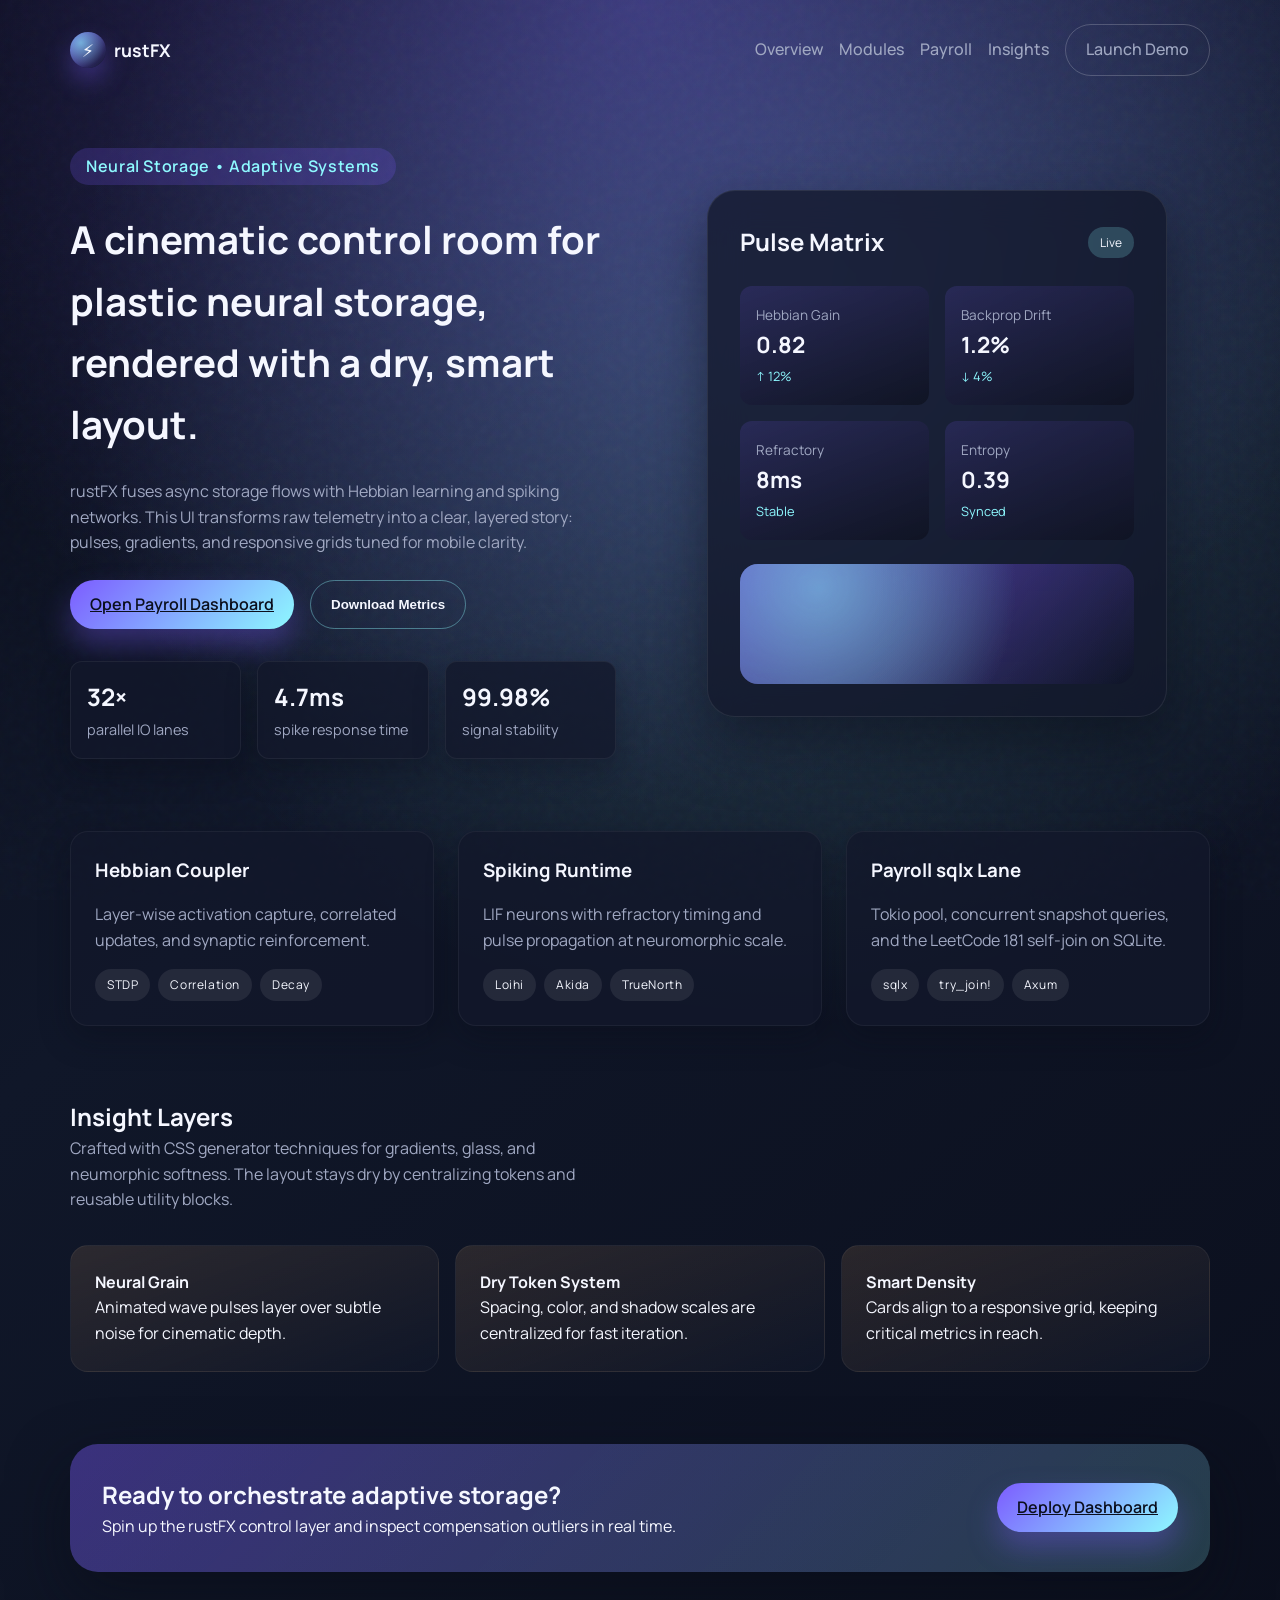
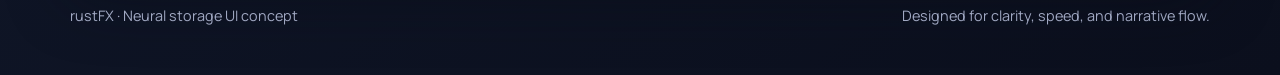
<file: ui/index.html>
<!doctype html>
<html lang="en">
  <head>
    <meta charset="UTF-8" />
    <meta name="viewport" content="width=device-width, initial-scale=1" />
    <title>rustFX · Neural Storage Interface</title>
    <link rel="stylesheet" href="styles.css" />
    <link rel="preconnect" href="https://fonts.googleapis.com" />
    <link rel="preconnect" href="https://fonts.gstatic.com" crossorigin />
    <link
      href="https://fonts.googleapis.com/css2?family=Manrope:wght@300;400;500;600;700&display=swap"
      rel="stylesheet"
    />
  </head>
  <body>
    <div class="background-glow"></div>
    <header class="shell">
      <nav class="nav">
        <div class="brand">
          <span class="brand__glyph">⚡</span>
          rustFX
        </div>
        <div class="nav__links">
          <a href="#overview">Overview</a>
          <a href="#modules">Modules</a>
          <a href="payroll.html">Payroll</a>
          <a href="#insights">Insights</a>
          <a class="button button--ghost" href="payroll.html">Launch Demo</a>
        </div>
      </nav>
    </header>

    <main class="shell">
      <section id="overview" class="hero">
        <div class="hero__content">
          <span class="pill">Neural Storage • Adaptive Systems</span>
          <h1>
            A cinematic control room for plastic neural storage, rendered with a dry, smart layout.
          </h1>
          <p>
            rustFX fuses async storage flows with Hebbian learning and spiking networks. This UI
            transforms raw telemetry into a clear, layered story: pulses, gradients, and responsive
            grids tuned for mobile clarity.
          </p>
          <div class="hero__actions">
            <a class="button" href="payroll.html">Open Payroll Dashboard</a>
            <button class="button button--secondary">Download Metrics</button>
          </div>
          <div class="hero__stats">
            <div>
              <h3>32×</h3>
              <span>parallel IO lanes</span>
            </div>
            <div>
              <h3>4.7ms</h3>
              <span>spike response time</span>
            </div>
            <div>
              <h3>99.98%</h3>
              <span>signal stability</span>
            </div>
          </div>
        </div>
        <div class="hero__panel">
          <div class="panel">
            <div class="panel__header">
              <h2>Pulse Matrix</h2>
              <span class="badge">Live</span>
            </div>
            <div class="panel__grid">
              <div class="metric">
                <span>Hebbian Gain</span>
                <strong>0.82</strong>
                <em>↑ 12%</em>
              </div>
              <div class="metric">
                <span>Backprop Drift</span>
                <strong>1.2%</strong>
                <em>↓ 4%</em>
              </div>
              <div class="metric">
                <span>Refractory</span>
                <strong>8ms</strong>
                <em>Stable</em>
              </div>
              <div class="metric">
                <span>Entropy</span>
                <strong>0.39</strong>
                <em>Synced</em>
              </div>
            </div>
            <div class="panel__chart">
              <div class="wave"></div>
              <div class="wave wave--delay"></div>
            </div>
          </div>
        </div>
      </section>

      <section id="modules" class="grid">
        <article class="card">
          <h3>Hebbian Coupler</h3>
          <p>Layer-wise activation capture, correlated updates, and synaptic reinforcement.</p>
          <div class="chip-row">
            <span class="chip">STDP</span>
            <span class="chip">Correlation</span>
            <span class="chip">Decay</span>
          </div>
        </article>
        <article class="card">
          <h3>Spiking Runtime</h3>
          <p>LIF neurons with refractory timing and pulse propagation at neuromorphic scale.</p>
          <div class="chip-row">
            <span class="chip">Loihi</span>
            <span class="chip">Akida</span>
            <span class="chip">TrueNorth</span>
          </div>
        </article>
        <article class="card">
          <h3>Payroll sqlx Lane</h3>
          <p>Tokio pool, concurrent snapshot queries, and the LeetCode 181 self-join on SQLite.</p>
          <div class="chip-row">
            <span class="chip">sqlx</span>
            <span class="chip">try_join!</span>
            <span class="chip">Axum</span>
          </div>
        </article>
      </section>

      <section id="insights" class="insights">
        <div class="insights__header">
          <h2>Insight Layers</h2>
          <p>
            Crafted with CSS generator techniques for gradients, glass, and neumorphic softness.
            The layout stays dry by centralizing tokens and reusable utility blocks.
          </p>
        </div>
        <div class="insights__grid">
          <div class="insight">
            <h4>Neural Grain</h4>
            <p>Animated wave pulses layer over subtle noise for cinematic depth.</p>
          </div>
          <div class="insight">
            <h4>Dry Token System</h4>
            <p>Spacing, color, and shadow scales are centralized for fast iteration.</p>
          </div>
          <div class="insight">
            <h4>Smart Density</h4>
            <p>Cards align to a responsive grid, keeping critical metrics in reach.</p>
          </div>
        </div>
      </section>

      <section id="cta" class="cta">
        <div>
          <h2>Ready to orchestrate adaptive storage?</h2>
          <p>Spin up the rustFX control layer and inspect compensation outliers in real time.</p>
        </div>
        <a class="button" href="payroll.html">Deploy Dashboard</a>
      </section>
    </main>

    <footer class="shell footer">
      <span>rustFX · Neural storage UI concept</span>
      <span>Designed for clarity, speed, and narrative flow.</span>
    </footer>
  </body>
</html>
</file>
<file: ui/styles.css>
:root {
  color-scheme: dark;
  --bg: #0b0f1d;
  --bg-soft: #12182b;
  --bg-card: rgba(18, 24, 43, 0.78);
  --accent: #7c5cff;
  --accent-strong: #8ef9ff;
  --accent-warm: #ffb86c;
  --text: #f5f7ff;
  --muted: #a0a8c2;
  --shadow: 0 24px 60px rgba(9, 12, 24, 0.55);
  --shadow-soft: 0 12px 30px rgba(10, 12, 24, 0.35);
  --radius-lg: 28px;
  --radius-md: 18px;
  --radius-sm: 12px;
  --space-1: 8px;
  --space-2: 16px;
  --space-3: 24px;
  --space-4: 32px;
  --space-5: 48px;
  --space-6: 72px;
}

* {
  box-sizing: border-box;
  margin: 0;
  padding: 0;
}

body {
  font-family: "Manrope", system-ui, sans-serif;
  background: radial-gradient(circle at top, rgba(124, 92, 255, 0.35), transparent 45%),
    radial-gradient(circle at 60% 20%, rgba(142, 249, 255, 0.22), transparent 45%),
    linear-gradient(140deg, #0a0d1a 0%, #101729 40%, #0b0f1d 100%);
  color: var(--text);
  min-height: 100vh;
  line-height: 1.6;
}

.background-glow {
  position: fixed;
  inset: 0;
  background: url("data:image/svg+xml,%3Csvg xmlns='http://www.w3.org/2000/svg' viewBox='0 0 120 120'%3E%3Cfilter id='n'%3E%3CfeTurbulence type='fractalNoise' baseFrequency='0.9' numOctaves='3'/%3E%3C/filter%3E%3Crect width='120' height='120' filter='url(%23n)' opacity='0.12'/%3E%3C/svg%3E");
  mix-blend-mode: soft-light;
  pointer-events: none;
  z-index: 0;
}

.shell {
  width: min(1140px, 92vw);
  margin: 0 auto;
  position: relative;
  z-index: 1;
}

.nav {
  display: flex;
  align-items: center;
  justify-content: space-between;
  padding: var(--space-3) 0;
}

.nav__links {
  display: flex;
  gap: var(--space-2);
  align-items: center;
}

.nav a {
  color: var(--muted);
  text-decoration: none;
  font-weight: 500;
  transition: color 0.2s ease;
}

.nav a:hover {
  color: var(--text);
}

.brand {
  display: flex;
  align-items: center;
  gap: var(--space-1);
  font-weight: 700;
  font-size: 1.1rem;
}

.brand__glyph {
  display: grid;
  place-items: center;
  width: 36px;
  height: 36px;
  border-radius: 50%;
  background: radial-gradient(circle at 30% 30%, rgba(142, 249, 255, 0.6), transparent 70%),
    linear-gradient(135deg, rgba(124, 92, 255, 0.8), rgba(18, 24, 43, 0.8));
  box-shadow: 0 12px 24px rgba(124, 92, 255, 0.35);
}

.hero {
  display: grid;
  grid-template-columns: repeat(auto-fit, minmax(280px, 1fr));
  gap: var(--space-5);
  align-items: center;
  padding: var(--space-5) 0 var(--space-6);
}

.hero__content h1 {
  font-size: clamp(2.2rem, 3vw, 3.4rem);
  margin-bottom: var(--space-3);
}

.hero__content p {
  color: var(--muted);
  margin-bottom: var(--space-3);
}

.hero__actions {
  display: flex;
  flex-wrap: wrap;
  gap: var(--space-2);
  margin-bottom: var(--space-4);
}

.hero__stats {
  display: grid;
  grid-template-columns: repeat(auto-fit, minmax(140px, 1fr));
  gap: var(--space-2);
}

.hero__stats div {
  background: var(--bg-card);
  border-radius: var(--radius-sm);
  padding: var(--space-2);
  box-shadow: var(--shadow-soft);
  border: 1px solid rgba(255, 255, 255, 0.06);
}

.hero__stats h3 {
  font-size: 1.5rem;
}

.hero__stats span {
  color: var(--muted);
  font-size: 0.9rem;
}

.pill {
  display: inline-flex;
  align-items: center;
  padding: 6px 16px;
  border-radius: 999px;
  background: rgba(124, 92, 255, 0.2);
  color: var(--accent-strong);
  font-weight: 600;
  letter-spacing: 0.04em;
  margin-bottom: var(--space-3);
}

.hero__panel {
  display: flex;
  justify-content: center;
}

.panel {
  width: min(460px, 100%);
  padding: var(--space-4);
  border-radius: var(--radius-lg);
  background: var(--bg-card);
  border: 1px solid rgba(255, 255, 255, 0.08);
  box-shadow: var(--shadow);
  backdrop-filter: blur(18px);
}

.panel__header {
  display: flex;
  align-items: center;
  justify-content: space-between;
  margin-bottom: var(--space-3);
}

.panel__grid {
  display: grid;
  grid-template-columns: repeat(auto-fit, minmax(160px, 1fr));
  gap: var(--space-2);
}

.metric {
  background: linear-gradient(160deg, rgba(124, 92, 255, 0.15), rgba(15, 19, 34, 0.9));
  padding: var(--space-2);
  border-radius: var(--radius-sm);
}

.metric span {
  color: var(--muted);
  font-size: 0.85rem;
}

.metric strong {
  display: block;
  font-size: 1.4rem;
}

.metric em {
  color: var(--accent-strong);
  font-style: normal;
  font-size: 0.8rem;
}

.panel__chart {
  position: relative;
  height: 120px;
  margin-top: var(--space-3);
  border-radius: var(--radius-md);
  background: linear-gradient(180deg, rgba(124, 92, 255, 0.15), transparent);
  overflow: hidden;
}

.wave {
  position: absolute;
  inset: 0;
  background: radial-gradient(circle at 20% 20%, rgba(142, 249, 255, 0.4), transparent 60%),
    linear-gradient(120deg, rgba(124, 92, 255, 0.4), rgba(11, 15, 29, 0.2));
  animation: drift 6s ease-in-out infinite;
}

.wave--delay {
  animation-delay: 2s;
  opacity: 0.7;
}

.grid {
  display: grid;
  gap: var(--space-3);
  grid-template-columns: repeat(auto-fit, minmax(220px, 1fr));
  margin-bottom: var(--space-6);
}

.card {
  background: var(--bg-card);
  border-radius: var(--radius-md);
  padding: var(--space-3);
  box-shadow: var(--shadow-soft);
  border: 1px solid rgba(255, 255, 255, 0.05);
}

.card p {
  color: var(--muted);
  margin: var(--space-2) 0;
}

.chip-row {
  display: flex;
  flex-wrap: wrap;
  gap: var(--space-1);
}

.chip {
  padding: 6px 12px;
  border-radius: 999px;
  background: rgba(255, 255, 255, 0.08);
  font-size: 0.75rem;
  letter-spacing: 0.05em;
}

.insights {
  display: grid;
  gap: var(--space-4);
  margin-bottom: var(--space-6);
}

.insights__header p {
  color: var(--muted);
  max-width: 520px;
}

.insights__grid {
  display: grid;
  gap: var(--space-2);
  grid-template-columns: repeat(auto-fit, minmax(220px, 1fr));
}

.insight {
  padding: var(--space-3);
  background: linear-gradient(160deg, rgba(255, 184, 108, 0.12), rgba(16, 23, 41, 0.8));
  border-radius: var(--radius-md);
  border: 1px solid rgba(255, 255, 255, 0.05);
}

.cta {
  display: flex;
  flex-wrap: wrap;
  gap: var(--space-3);
  align-items: center;
  justify-content: space-between;
  padding: var(--space-4);
  border-radius: var(--radius-lg);
  background: linear-gradient(135deg, rgba(124, 92, 255, 0.4), rgba(142, 249, 255, 0.2));
  box-shadow: var(--shadow);
}

.footer {
  display: flex;
  justify-content: space-between;
  gap: var(--space-2);
  padding: var(--space-4) 0 var(--space-5);
  color: var(--muted);
  font-size: 0.9rem;
}

.button {
  border: none;
  background: linear-gradient(135deg, var(--accent), var(--accent-strong));
  color: #0b0f1d;
  padding: 12px 20px;
  border-radius: 999px;
  font-weight: 600;
  cursor: pointer;
  box-shadow: 0 16px 30px rgba(124, 92, 255, 0.35);
  transition: transform 0.2s ease, box-shadow 0.2s ease;
}

.button:hover {
  transform: translateY(-1px);
  box-shadow: 0 18px 36px rgba(124, 92, 255, 0.45);
}

.button--secondary {
  background: transparent;
  border: 1px solid rgba(142, 249, 255, 0.4);
  color: var(--text);
  box-shadow: none;
}

.button--ghost {
  border: 1px solid rgba(255, 255, 255, 0.2);
  background: transparent;
  color: var(--text);
  box-shadow: none;
}

.badge {
  background: rgba(142, 249, 255, 0.2);
  padding: 6px 12px;
  border-radius: 999px;
  font-size: 0.75rem;
}

@keyframes drift {
  0% {
    transform: translateX(-10%);
  }
  50% {
    transform: translateX(10%);
  }
  100% {
    transform: translateX(-10%);
  }
}

@media (max-width: 720px) {
  .nav {
    flex-direction: column;
    gap: var(--space-2);
  }

  .nav__links {
    flex-wrap: wrap;
    justify-content: center;
  }

  .footer {
    flex-direction: column;
    align-items: center;
    text-align: center;
  }
}
</file>
